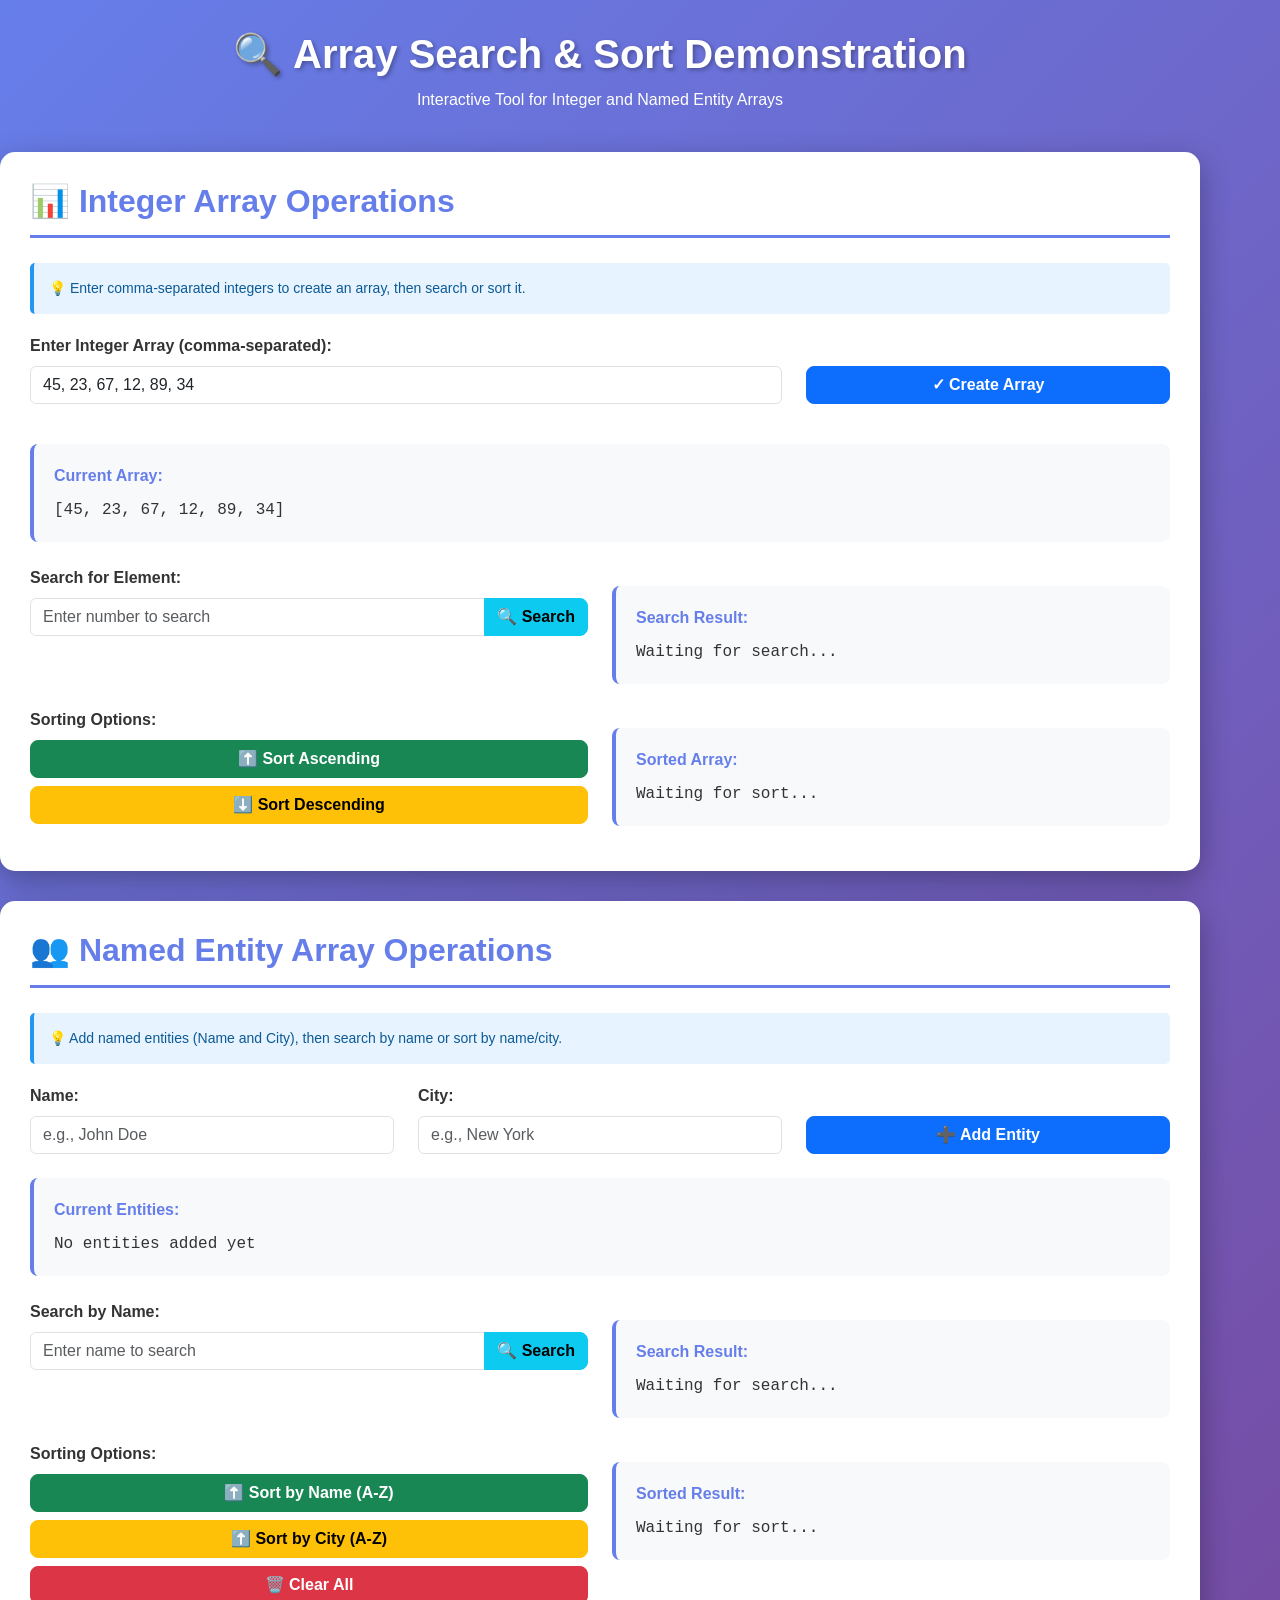
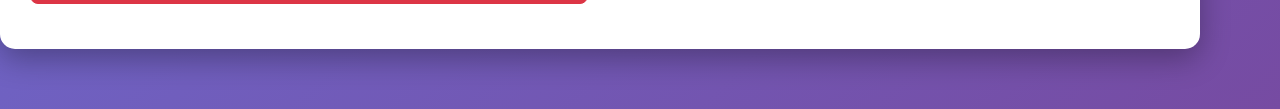
<file: Syllabus_Assignment3_JS/index.html>
<!DOCTYPE html>
<html lang="en">
<head>
    <meta charset="UTF-8">
    <meta name="viewport" content="width=device-width, initial-scale=1.0">
    <title>Array Search & Sort Demo</title>
    <!-- Bootstrap CSS -->
    <link href="https://cdn.jsdelivr.net/npm/bootstrap@5.3.0/dist/css/bootstrap.min.css" rel="stylesheet">
    <style>
        body {
            background: linear-gradient(135deg, #667eea 0%, #764ba2 100%);
            min-height: 100vh;
            padding: 30px 0;
            font-family: 'Segoe UI', Tahoma, Geneva, Verdana, sans-serif;
        }
        .container-main {
            max-width: 1200px;
        }
        .header {
            text-align: center;
            color: white;
            margin-bottom: 40px;
        }
        .header h1 {
            font-weight: 700;
            text-shadow: 2px 2px 4px rgba(0,0,0,0.3);
            margin-bottom: 10px;
        }
        .section-card {
            background: white;
            border-radius: 15px;
            box-shadow: 0 10px 30px rgba(0,0,0,0.3);
            padding: 30px;
            margin-bottom: 30px;
        }
        .section-title {
            color: #667eea;
            font-weight: 700;
            border-bottom: 3px solid #667eea;
            padding-bottom: 15px;
            margin-bottom: 25px;
        }
        .input-group-custom {
            margin-bottom: 20px;
        }
        .btn-custom {
            border-radius: 8px;
            font-weight: 600;
            transition: all 0.3s;
        }
        .btn-custom:hover {
            transform: translateY(-2px);
            box-shadow: 0 5px 15px rgba(0,0,0,0.2);
        }
        .result-container {
            background: #f8f9fa;
            border-left: 4px solid #667eea;
            border-radius: 8px;
            padding: 20px;
            margin-top: 20px;
            min-height: 50px;
        }
        .result-title {
            font-weight: 600;
            color: #667eea;
            margin-bottom: 10px;
        }
        .result-content {
            font-family: 'Courier New', monospace;
            color: #333;
            word-break: break-all;
        }
        .badge-custom {
            padding: 8px 15px;
            border-radius: 20px;
            margin: 5px;
            font-weight: 600;
        }
        .input-label {
            font-weight: 600;
            color: #333;
            margin-bottom: 8px;
        }
        .row-custom {
            margin-bottom: 15px;
        }
        .info-box {
            background: #e7f3ff;
            border-left: 4px solid #2196F3;
            padding: 15px;
            border-radius: 5px;
            margin-bottom: 20px;
            font-size: 14px;
            color: #0c5a96;
        }
    </style>
</head>
<body>
    <div class="container-main">
        <!-- Header -->
        <div class="header">
            <h1>🔍 Array Search & Sort Demonstration</h1>
            <p>Interactive Tool for Integer and Named Entity Arrays</p>
        </div>

        <!-- Integer Arrays Section -->
        <div class="section-card">
            <h2 class="section-title">📊 Integer Array Operations</h2>
            
            <div class="info-box">
                💡 Enter comma-separated integers to create an array, then search or sort it.
            </div>

            <!-- Input Section -->
            <div class="row">
                <div class="col-md-8">
                    <div class="input-group-custom">
                        <label class="input-label">Enter Integer Array (comma-separated):</label>
                        <input type="text" id="intArrayInput" class="form-control" 
                               placeholder="e.g., 45, 23, 67, 12, 89, 34" value="45, 23, 67, 12, 89, 34">
                    </div>
                </div>
                <div class="col-md-4">
                    <label class="input-label">&nbsp;</label>
                    <button class="btn btn-primary btn-custom w-100" onclick="createIntegerArray()">
                        ✓ Create Array
                    </button>
                </div>
            </div>

            <!-- Current Array Display -->
            <div class="result-container" id="intCurrentArray">
                <div class="result-title">Current Array:</div>
                <div class="result-content">No array created yet</div>
            </div>

            <!-- Integer Search Section -->
            <div class="row row-custom mt-4">
                <div class="col-md-6">
                    <label class="input-label">Search for Element:</label>
                    <div class="input-group">
                        <input type="number" id="intSearchValue" class="form-control" 
                               placeholder="Enter number to search">
                        <button class="btn btn-info btn-custom" type="button" onclick="searchInteger()">
                            🔍 Search
                        </button>
                    </div>
                </div>
                <div class="col-md-6">
                    <div class="result-container">
                        <div class="result-title">Search Result:</div>
                        <div class="result-content" id="intSearchResult">Waiting for search...</div>
                    </div>
                </div>
            </div>

            <!-- Integer Sort Section -->
            <div class="row row-custom mt-4">
                <div class="col-md-6">
                    <label class="input-label">Sorting Options:</label>
                    <button class="btn btn-success btn-custom w-100 mb-2" onclick="sortIntegerAscending()">
                        ⬆️ Sort Ascending
                    </button>
                    <button class="btn btn-warning btn-custom w-100" onclick="sortIntegerDescending()">
                        ⬇️ Sort Descending
                    </button>
                </div>
                <div class="col-md-6">
                    <div class="result-container">
                        <div class="result-title">Sorted Array:</div>
                        <div class="result-content" id="intSortResult">Waiting for sort...</div>
                    </div>
                </div>
            </div>
        </div>

        <!-- Named Entities Section -->
        <div class="section-card">
            <h2 class="section-title">👥 Named Entity Array Operations</h2>
            
            <div class="info-box">
                💡 Add named entities (Name and City), then search by name or sort by name/city.
            </div>

            <!-- Add Entity Section -->
            <div class="row mb-4">
                <div class="col-md-4">
                    <label class="input-label">Name:</label>
                    <input type="text" id="entityName" class="form-control" placeholder="e.g., John Doe">
                </div>
                <div class="col-md-4">
                    <label class="input-label">City:</label>
                    <input type="text" id="entityCity" class="form-control" placeholder="e.g., New York">
                </div>
                <div class="col-md-4">
                    <label class="input-label">&nbsp;</label>
                    <button class="btn btn-primary btn-custom w-100" onclick="addEntity()">
                        ➕ Add Entity
                    </button>
                </div>
            </div>

            <!-- Current Entities Display -->
            <div class="result-container" id="entityCurrentList">
                <div class="result-title">Current Entities:</div>
                <div class="result-content" id="entityListContent">No entities added yet</div>
            </div>

            <!-- Entity Search Section -->
            <div class="row row-custom mt-4">
                <div class="col-md-6">
                    <label class="input-label">Search by Name:</label>
                    <div class="input-group">
                        <input type="text" id="entitySearchName" class="form-control" 
                               placeholder="Enter name to search">
                        <button class="btn btn-info btn-custom" type="button" onclick="searchEntity()">
                            🔍 Search
                        </button>
                    </div>
                </div>
                <div class="col-md-6">
                    <div class="result-container">
                        <div class="result-title">Search Result:</div>
                        <div class="result-content" id="entitySearchResult">Waiting for search...</div>
                    </div>
                </div>
            </div>

            <!-- Entity Sort Section -->
            <div class="row row-custom mt-4">
                <div class="col-md-6">
                    <label class="input-label">Sorting Options:</label>
                    <button class="btn btn-success btn-custom w-100 mb-2" onclick="sortEntityByName()">
                        ⬆️ Sort by Name (A-Z)
                    </button>
                    <button class="btn btn-warning btn-custom w-100 mb-2" onclick="sortEntityByCity()">
                        ⬆️ Sort by City (A-Z)
                    </button>
                    <button class="btn btn-danger btn-custom w-100" onclick="clearAllEntities()">
                        🗑️ Clear All
                    </button>
                </div>
                <div class="col-md-6">
                    <div class="result-container">
                        <div class="result-title">Sorted Result:</div>
                        <div class="result-content" id="entitySortResult">Waiting for sort...</div>
                    </div>
                </div>
            </div>
        </div>
    </div>

    <!-- jQuery -->
    <script src="https://code.jquery.com/jquery-3.6.0.min.js"></script>
    <!-- Bootstrap JS -->
    <script src="https://cdn.jsdelivr.net/npm/bootstrap@5.3.0/dist/js/bootstrap.bundle.min.js"></script>

    <script>
        // ==================== INTEGER ARRAYS ====================
        let integerArray = [];

        // Create integer array from user input
        function createIntegerArray() {
            const input = $('#intArrayInput').val();
            if (!input.trim()) {
                alert('Please enter some integers!');
                return;
            }
            
            integerArray = input.split(',').map(x => {
                const num = parseInt(x.trim());
                return isNaN(num) ? 0 : num;
            });

            displayIntegerArray();
            alert('Array created successfully!');
        }

        // Display current integer array
        function displayIntegerArray() {
            const displayText = integerArray.length > 0 ? 
                '[' + integerArray.join(', ') + ']' : 
                'No array created yet';
            $('#intCurrentArray .result-content').html(displayText);
        }

        // Linear Search for Integer
        function searchInteger() {
            if (integerArray.length === 0) {
                alert('Please create an array first!');
                return;
            }

            const searchValue = parseInt($('#intSearchValue').val());
            if (isNaN(searchValue)) {
                alert('Please enter a valid number to search!');
                return;
            }

            const index = integerArray.indexOf(searchValue);
            let resultText;

            if (index !== -1) {
                resultText = `✓ Found! "${searchValue}" is at index <strong>${index}</strong>`;
            } else {
                resultText = `✗ Not found! "${searchValue}" is not in the array`;
            }

            $('#intSearchResult').html(resultText);
        }

        // Sort Integer Array - Ascending
        function sortIntegerAscending() {
            if (integerArray.length === 0) {
                alert('Please create an array first!');
                return;
            }

            const sortedArray = [...integerArray].sort((a, b) => a - b);
            const resultText = '[' + sortedArray.join(', ') + ']';
            $('#intSortResult').html(resultText);
        }

        // Sort Integer Array - Descending
        function sortIntegerDescending() {
            if (integerArray.length === 0) {
                alert('Please create an array first!');
                return;
            }

            const sortedArray = [...integerArray].sort((a, b) => b - a);
            const resultText = '[' + sortedArray.join(', ') + ']';
            $('#intSortResult').html(resultText);
        }

        // ==================== NAMED ENTITIES ====================
        let entityArray = [];

        // Add entity to array
        function addEntity() {
            const name = $('#entityName').val().trim();
            const city = $('#entityCity').val().trim();

            if (!name || !city) {
                alert('Please enter both name and city!');
                return;
            }

            entityArray.push({ name: name, city: city });
            
            // Clear inputs
            $('#entityName').val('');
            $('#entityCity').val('');

            displayEntityList();
            alert(`Entity "${name}" added successfully!`);
        }

        // Display current entities
        function displayEntityList() {
            if (entityArray.length === 0) {
                $('#entityListContent').html('No entities added yet');
                return;
            }

            let html = '<table class="table table-sm">';
            html += '<thead><tr><th>#</th><th>Name</th><th>City</th></tr></thead><tbody>';
            
            entityArray.forEach((entity, index) => {
                html += `<tr><td>${index + 1}</td><td>${entity.name}</td><td>${entity.city}</td></tr>`;
            });

            html += '</tbody></table>';
            $('#entityListContent').html(html);
        }

        // Search Entity by Name
        function searchEntity() {
            if (entityArray.length === 0) {
                alert('Please add some entities first!');
                return;
            }

            const searchName = $('#entitySearchName').val().trim();
            if (!searchName) {
                alert('Please enter a name to search!');
                return;
            }

            const found = entityArray.find(entity => 
                entity.name.toLowerCase() === searchName.toLowerCase()
            );

            let resultText;
            if (found) {
                resultText = `✓ Found! <strong>${found.name}</strong> from <strong>${found.city}</strong>`;
            } else {
                resultText = `✗ Not found! No entity named "<strong>${searchName}</strong>"`;
            }

            $('#entitySearchResult').html(resultText);
        }

        // Sort Entity by Name
        function sortEntityByName() {
            if (entityArray.length === 0) {
                alert('Please add some entities first!');
                return;
            }

            const sortedArray = [...entityArray].sort((a, b) => 
                a.name.localeCompare(b.name)
            );

            displaySortedEntities(sortedArray);
        }

        // Sort Entity by City
        function sortEntityByCity() {
            if (entityArray.length === 0) {
                alert('Please add some entities first!');
                return;
            }

            const sortedArray = [...entityArray].sort((a, b) => 
                a.city.localeCompare(b.city)
            );

            displaySortedEntities(sortedArray);
        }

        // Display sorted entities
        function displaySortedEntities(sortedArray) {
            let html = '<table class="table table-sm">';
            html += '<thead><tr><th>#</th><th>Name</th><th>City</th></tr></thead><tbody>';
            
            sortedArray.forEach((entity, index) => {
                html += `<tr><td>${index + 1}</td><td>${entity.name}</td><td>${entity.city}</td></tr>`;
            });

            html += '</tbody></table>';
            $('#entitySortResult').html(html);
        }

        // Clear all entities
        function clearAllEntities() {
            if (entityArray.length === 0) {
                alert('No entities to clear!');
                return;
            }

            if (confirm('Are you sure you want to delete all entities?')) {
                entityArray = [];
                displayEntityList();
                $('#entitySearchResult').html('Waiting for search...');
                $('#entitySortResult').html('Waiting for sort...');
                alert('All entities cleared!');
            }
        }

        // Initialize on page load
        $(document).ready(function() {
            createIntegerArray();
            displayIntegerArray();
        });
    </script>
</body>
</html>
</file>
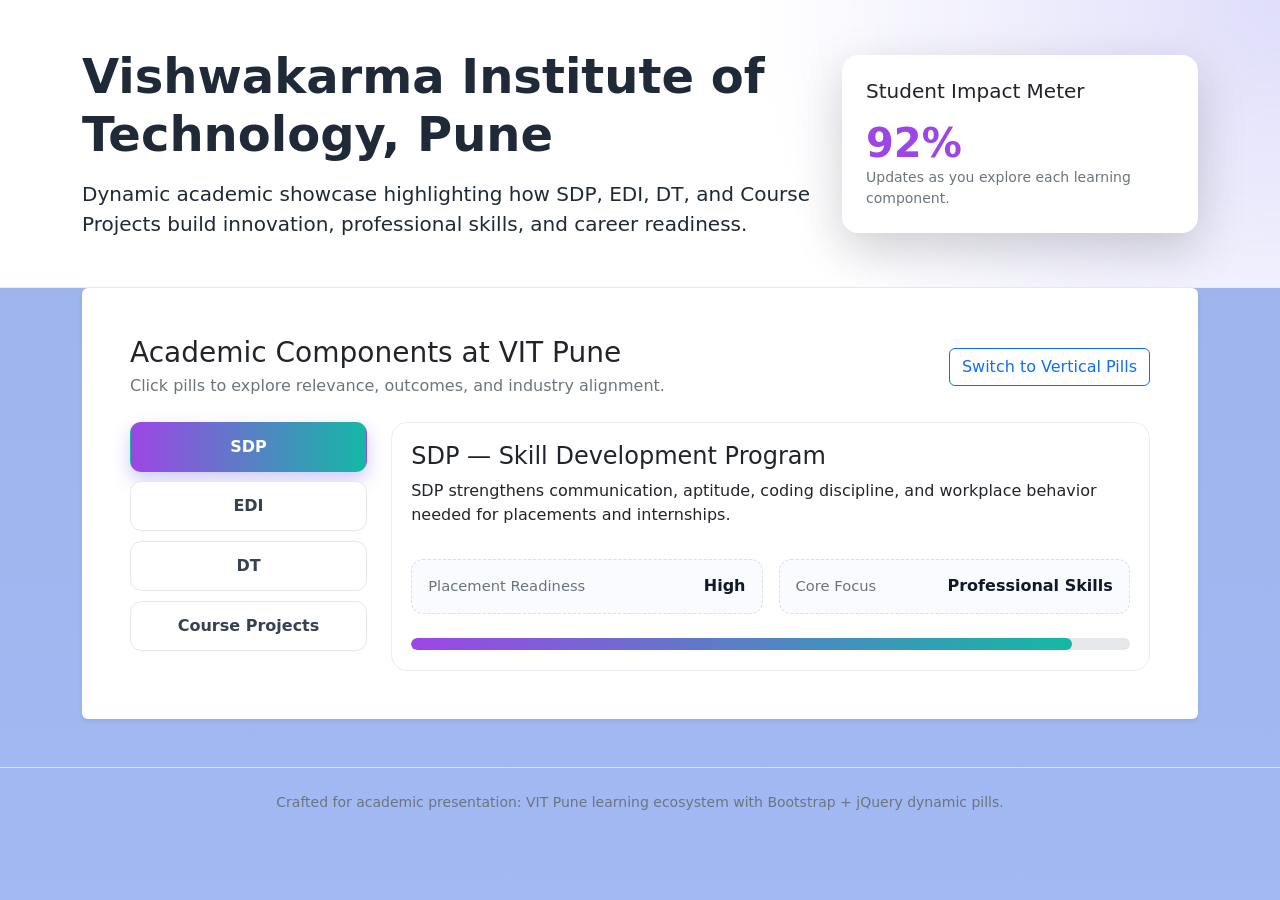
<file: VIT_Subjects/index.html>
<!DOCTYPE html>
<html lang="en">
<head>
  <meta charset="UTF-8">
  <meta name="viewport" content="width=device-width, initial-scale=1.0">
  <title>VIT Pune | SDP, EDI, DT & Course Projects</title>
  <link href="https://cdn.jsdelivr.net/npm/bootstrap@5.3.3/dist/css/bootstrap.min.css" rel="stylesheet" integrity="sha384-QWTKZyjpPEjISv5WaRU9OFeRpok6YctnYmDr5pNlyT2bRjXh0JMhjY6hW+ALEwIH" crossorigin="anonymous">
  <link rel="stylesheet" href="styles.css">
</head>
<body>
  <header class="hero-section py-5">
    <div class="container">
      <div class="row align-items-center g-4">
        <div class="col-lg-8">
          <h1 class="display-5 fw-bold mb-3">Vishwakarma Institute of Technology, Pune</h1>
          <p class="lead mb-0">
            Dynamic academic showcase highlighting how <strong>SDP</strong>, <strong>EDI</strong>, <strong>DT</strong>, and
            <strong>Course Projects</strong> build innovation, professional skills, and career readiness.
          </p>
        </div>
        <div class="col-lg-4">
          <div class="card border-0 shadow-lg hero-metric-card">
            <div class="card-body p-4">
              <h2 class="h5 mb-3">Student Impact Meter</h2>
              <div class="impact-score display-6 fw-bold" id="impactScore">0%</div>
              <p class="mb-0 text-secondary small">Updates as you explore each learning component.</p>
            </div>
          </div>
        </div>
      </div>
    </div>
  </header>

  <main class="pb-5">
    <section class="container">
      <div class="card border-0 shadow-sm">
        <div class="card-body p-4 p-lg-5">
          <div class="d-flex flex-column flex-md-row justify-content-between align-items-md-center gap-3 mb-4">
            <div>
              <h2 class="h3 mb-1">Academic Components at VIT Pune</h2>
              <p class="text-secondary mb-0">Click pills to explore relevance, outcomes, and industry alignment.</p>
            </div>
            <button class="btn btn-outline-primary" id="toggleModeBtn">Switch to Vertical Pills</button>
          </div>

          <div class="row g-4" id="pillWrapper">
            <div class="col-lg-3" id="pillNavCol">
              <div class="nav nav-pills custom-pills flex-row flex-lg-column" id="vit-pills" role="tablist" aria-orientation="vertical">
                <button class="nav-link active" id="sdp-tab" data-bs-toggle="pill" data-bs-target="#sdp-panel" type="button" role="tab" aria-controls="sdp-panel" aria-selected="true" data-score="92">SDP</button>
                <button class="nav-link" id="edi-tab" data-bs-toggle="pill" data-bs-target="#edi-panel" type="button" role="tab" aria-controls="edi-panel" aria-selected="false" data-score="88">EDI</button>
                <button class="nav-link" id="dt-tab" data-bs-toggle="pill" data-bs-target="#dt-panel" type="button" role="tab" aria-controls="dt-panel" aria-selected="false" data-score="90">DT</button>
                <button class="nav-link" id="course-tab" data-bs-toggle="pill" data-bs-target="#course-panel" type="button" role="tab" aria-controls="course-panel" aria-selected="false" data-score="94">Course Projects</button>
              </div>
            </div>

            <div class="col-lg-9">
              <div class="tab-content" id="vit-pills-content">
                <article class="tab-pane fade show active" id="sdp-panel" role="tabpanel" aria-labelledby="sdp-tab" tabindex="0">
                  <div class="content-card">
                    <h3 class="h4">SDP — Skill Development Program</h3>
                    <p>SDP strengthens communication, aptitude, coding discipline, and workplace behavior needed for placements and internships.</p>
                    <div class="row g-3 mt-2">
                      <div class="col-md-6">
                        <div class="mini-stat"><span>Placement Readiness</span><strong>High</strong></div>
                      </div>
                      <div class="col-md-6">
                        <div class="mini-stat"><span>Core Focus</span><strong>Professional Skills</strong></div>
                      </div>
                    </div>
                    <div class="progress mt-4" role="progressbar" aria-label="SDP relevance">
                      <div class="progress-bar" data-progress="92"></div>
                    </div>
                  </div>
                </article>

                <article class="tab-pane fade" id="edi-panel" role="tabpanel" aria-labelledby="edi-tab" tabindex="0">
                  <div class="content-card">
                    <h3 class="h4">EDI — Engineering Design & Innovation</h3>
                    <p>EDI encourages students to identify real-world problems, build startup thinking, and build unique projects.</p>
                    <div class="row g-3 mt-2">
                      <div class="col-md-6">
                        <div class="mini-stat"><span>Startup Orientation</span><strong>Strong</strong></div>
                      </div>
                      <div class="col-md-6">
                        <div class="mini-stat"><span>Core Focus</span><strong>Innovation & Enterprise</strong></div>
                      </div>
                    </div>
                    <div class="progress mt-4" role="progressbar" aria-label="EDI relevance">
                      <div class="progress-bar" data-progress="88"></div>
                    </div>
                  </div>
                </article>

                <article class="tab-pane fade" id="dt-panel" role="tabpanel" aria-labelledby="dt-tab" tabindex="0">
                  <div class="content-card">
                    <h3 class="h4">DT — Design Thinking</h3>
                    <p>DT helps students empathize with users, prototype quickly, and iterate practical solutions with a human-centered approach.</p>
                    <div class="row g-3 mt-2">
                      <div class="col-md-6">
                        <div class="mini-stat"><span>Problem Solving</span><strong>Advanced</strong></div>
                      </div>
                      <div class="col-md-6">
                        <div class="mini-stat"><span>Core Focus</span><strong>User-Centric Innovation</strong></div>
                      </div>
                    </div>
                    <div class="progress mt-4" role="progressbar" aria-label="DT relevance">
                      <div class="progress-bar" data-progress="90"></div>
                    </div>
                  </div>
                </article>

                <article class="tab-pane fade" id="course-panel" role="tabpanel" aria-labelledby="course-tab" tabindex="0">
                  <div class="content-card">
                    <h3 class="h4">Course Projects</h3>
                    <p>Course projects convert theory into implementation through coding, documentation, teamwork, and presentation.</p>
                    <div class="row g-3 mt-2">
                      <div class="col-md-6">
                        <div class="mini-stat"><span>Practical Exposure</span><strong>Excellent</strong></div>
                      </div>
                      <div class="col-md-6">
                        <div class="mini-stat"><span>Core Focus</span><strong>Applied Learning</strong></div>
                      </div>
                    </div>
                    <div class="progress mt-4" role="progressbar" aria-label="Course projects relevance">
                      <div class="progress-bar" data-progress="94"></div>
                    </div>
                  </div>
                </article>
              </div>
            </div>
          </div>
        </div>
      </div>
    </section>
  </main>

  <footer class="py-4 border-top">
    <div class="container text-center text-secondary small">
      Crafted for academic presentation: VIT Pune learning ecosystem with Bootstrap + jQuery dynamic pills.
    </div>
  </footer>

  <script src="https://code.jquery.com/jquery-3.7.1.min.js" integrity="sha256-/JqT3SQfawRcv/BIHPThkBvs0OEvtFFmqPF/lYI/Cxo=" crossorigin="anonymous"></script>
  <script src="https://cdn.jsdelivr.net/npm/bootstrap@5.3.3/dist/js/bootstrap.bundle.min.js" integrity="sha384-YvpcrYf0tY3lHB60NNkmXc5s9fDVZLESaAA55NDzOxhy9GkcIdslK1eN7N6jIeHz" crossorigin="anonymous"></script>
  <script src="script.js"></script>
</body>
</html>
</file>
<file: VIT_Subjects/styles.css>
:root {
  --vit-primary: #9d46e5;
  --vit-secondary: #14b8a6;
  --vit-bg: #a2b9f4;
}

body {
  background: linear-gradient(180deg, #9db2e8 0%, var(--vit-bg) 100%);
  color: #1f2937;
  min-height: 100vh;
}

.hero-section {
  background: radial-gradient(circle at top right, rgba(79, 70, 229, 0.18), transparent 40%), #ffffff;
  border-bottom: 1px solid #e8ebf4;
}

.hero-metric-card {
  border-radius: 1rem;
}

.impact-score {
  color: var(--vit-primary);
}

.custom-pills {
  gap: 0.6rem;
}

.custom-pills .nav-link {
  border-radius: 0.7rem;
  padding: 0.75rem 1rem;
  border: 1px solid #e5e7eb;
  color: #374151;
  font-weight: 600;
  background: #fff;
  transition: all 0.2s ease;
}

.custom-pills .nav-link.active {
  background: linear-gradient(90deg, var(--vit-primary), var(--vit-secondary));
  border-color: transparent;
  color: #fff;
  box-shadow: 0 8px 18px rgba(79, 70, 229, 0.28);
}

.content-card {
  background: #fff;
  border: 1px solid #ebedf5;
  border-radius: 1rem;
  padding: 1.2rem;
}

.mini-stat {
  border: 1px dashed #d9deea;
  border-radius: 0.75rem;
  padding: 0.9rem 1rem;
  display: flex;
  justify-content: space-between;
  align-items: center;
  background: #fafbff;
}

.mini-stat span {
  color: #6b7280;
  font-size: 0.92rem;
}

.mini-stat strong {
  color: #111827;
}

.progress {
  height: 0.8rem;
  border-radius: 10rem;
  background-color: #e5e7eb;
  overflow: hidden;
}

.progress-bar {
  width: 0;
  border-radius: 10rem;
  background: linear-gradient(90deg, var(--vit-primary), var(--vit-secondary));
  transition: width 0.8s ease;
}

.vertical-mode .custom-pills {
  flex-direction: column !important;
}

@media (max-width: 991.98px) {
  .custom-pills {
    overflow-x: auto;
    white-space: nowrap;
    padding-bottom: 0.3rem;
  }

  .custom-pills .nav-link {
    flex: 0 0 auto;
  }
}
</file>
